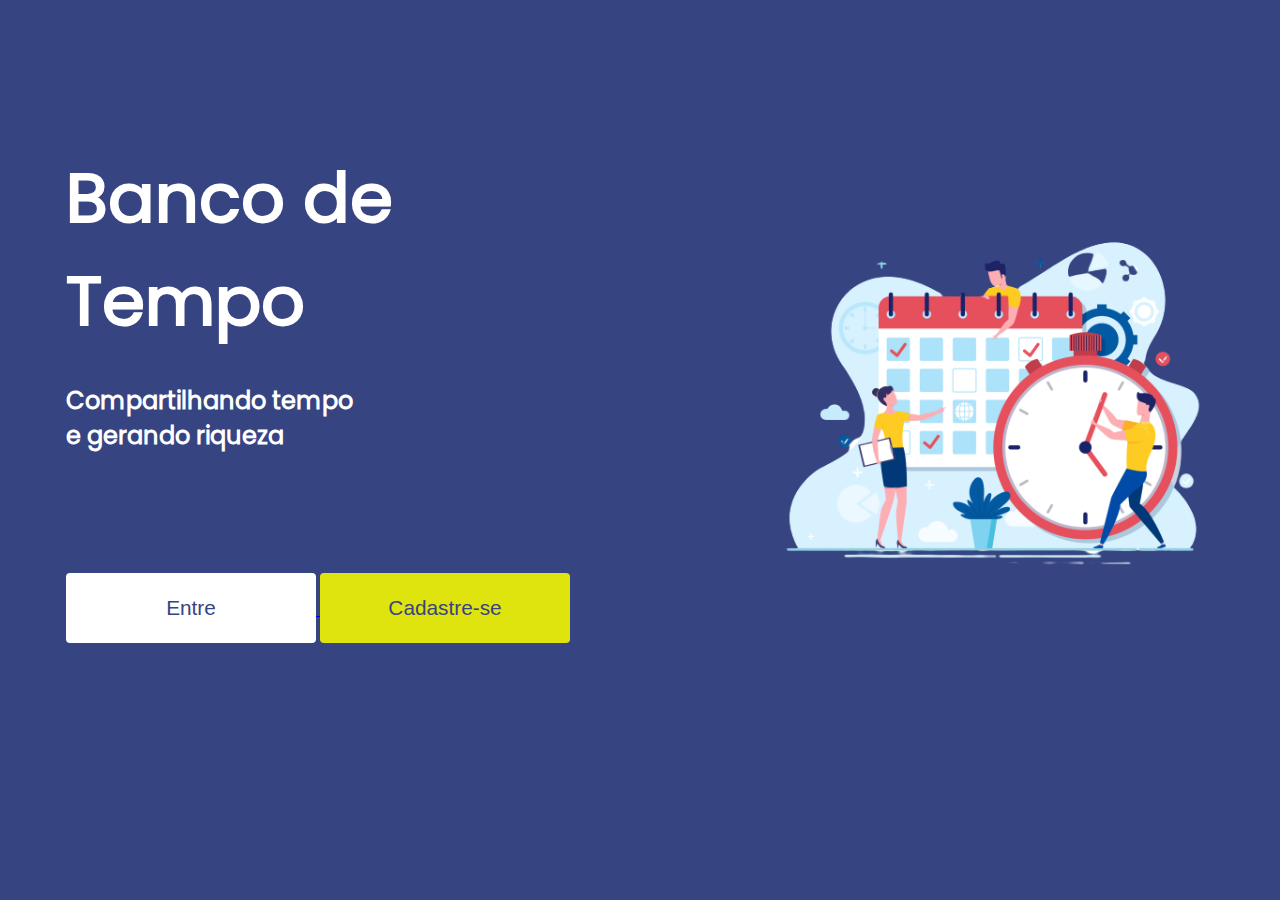
<file: index.html>
<!DOCTYPE html>
<html lang="en">
<head>
    <meta charset="UTF-8">
    <meta name="viewport" content="width=device-width, initial-scale=1.0">
    <link rel="stylesheet" href="styles/style.css">
    <link rel="stylesheet" href="styles/landing.css">
    <link rel="stylesheet" href="styles/media.css">

    <title>Banco de tempo</title>
</head>
<body>
    <div id="landing">
        <div class="side-container container-info">
            <div class="titles">
                <h1 class="title">Banco de Tempo</h1>
                <h2 class="sub-title">Compartilhando tempo e gerando riqueza</h2>
            </div>

            <div class="button-group-inline">
                <a href="login.html">
                    <button class="btn primary">Entre</button>
                </a>
                <a href="cadastro.html">
                    <button class="btn secondary">Cadastre-se</button>
                </a>
                
            </div>
        </div>
        <div class="side-container container-img sm-hide">
            <img src="img/calendario.png" alt="montagem calendario">
        </div>
    </div>
</body>
</html>
</file>
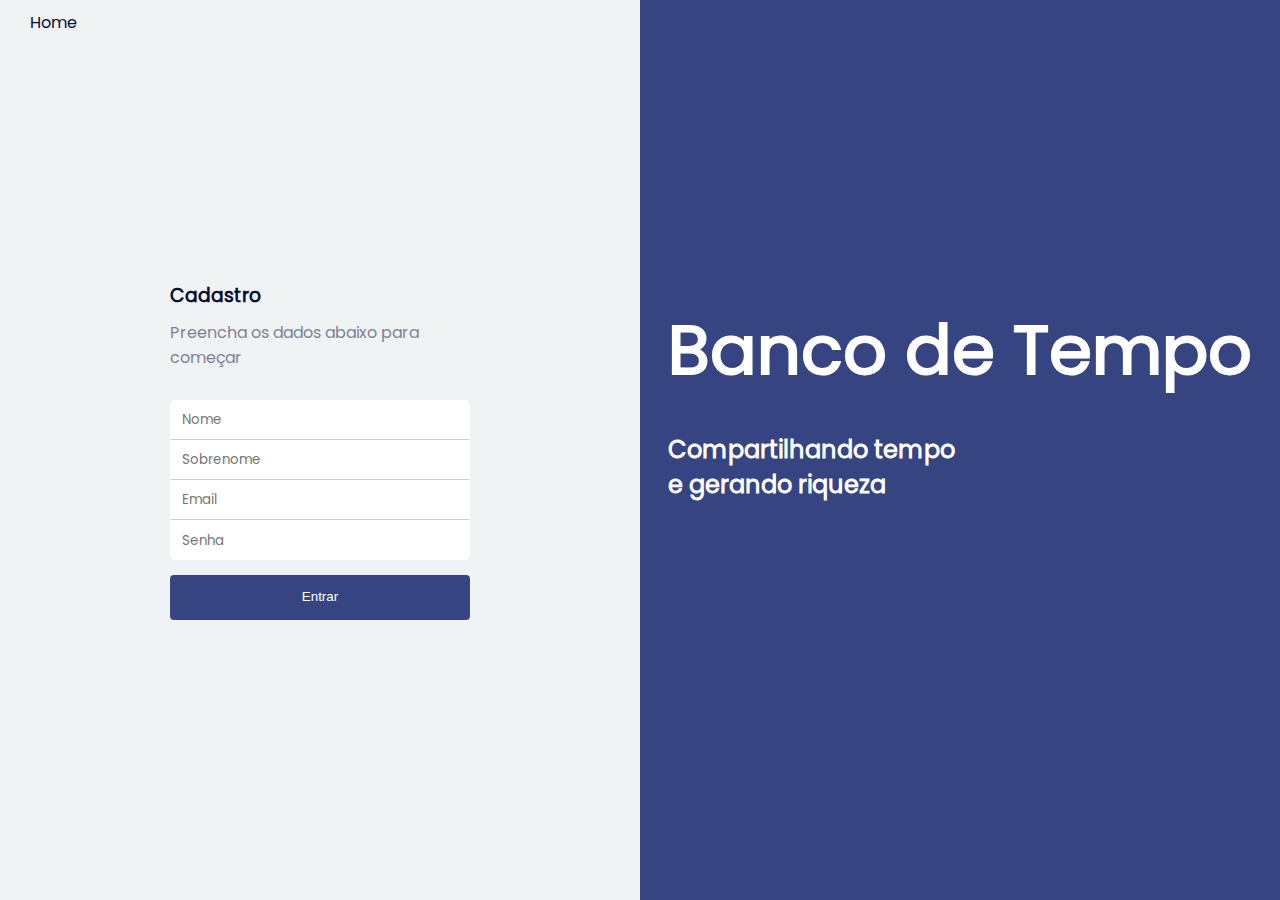
<file: cadastro.html>
<!DOCTYPE html>
<html lang="en">
<head>
    <meta charset="UTF-8">
    <meta name="viewport" content="width=device-width, initial-scale=1.0">
    <link rel="stylesheet" href="styles/style.css">
    <link rel="stylesheet" href="styles/cadastro.css">
    <link rel="stylesheet" href="styles/form-comp.css">
    <link rel="stylesheet" href="styles/media.css">
    <title>Cadastro</title>
</head>
<body>
    <main>
        <a id="home" class="link" href="index.html">Home</a>

        <div class="side-container bg-gray">
            <div class="container-cadastro">
                <h3 class="cadastro-title">Cadastro</h3>
                <p class="legend">Preencha os dados abaixo para começar</p>
                <form action="" class="cadastro">
                    <div class="input-group">
                        <input placeholder="Nome" type="text" class="input">
                        <input placeholder="Sobrenome" type="text" class="input">
                        <input placeholder="Email" type="text" class="input">
                        <input placeholder="Senha" type="password" class="input">
                    </div>
                    
                </form>
                <a href="login.html">
                    <button class="btn primary-light">Entrar</button>
                </a>
                <!-- Lorem ipsum dolor sit amet consectetur adipisicing elit. Rem nostrum odit libero illo deserunt voluptatum perspiciatis dignissimos tempore, assumenda eum atque, ad voluptatem quo ab? Est minima vitae accusamus deleniti? -->
            </div>
            
        </div>

        <div class="side-container bg-primary sm-hide">
            <div class="titles">
                <h1 class="title">Banco de Tempo</h1>
                <h2 class="sub-title">Compartilhando tempo e gerando riqueza</h2>
            </div>
        </div>
    </main>
</body>
</html>
</file>
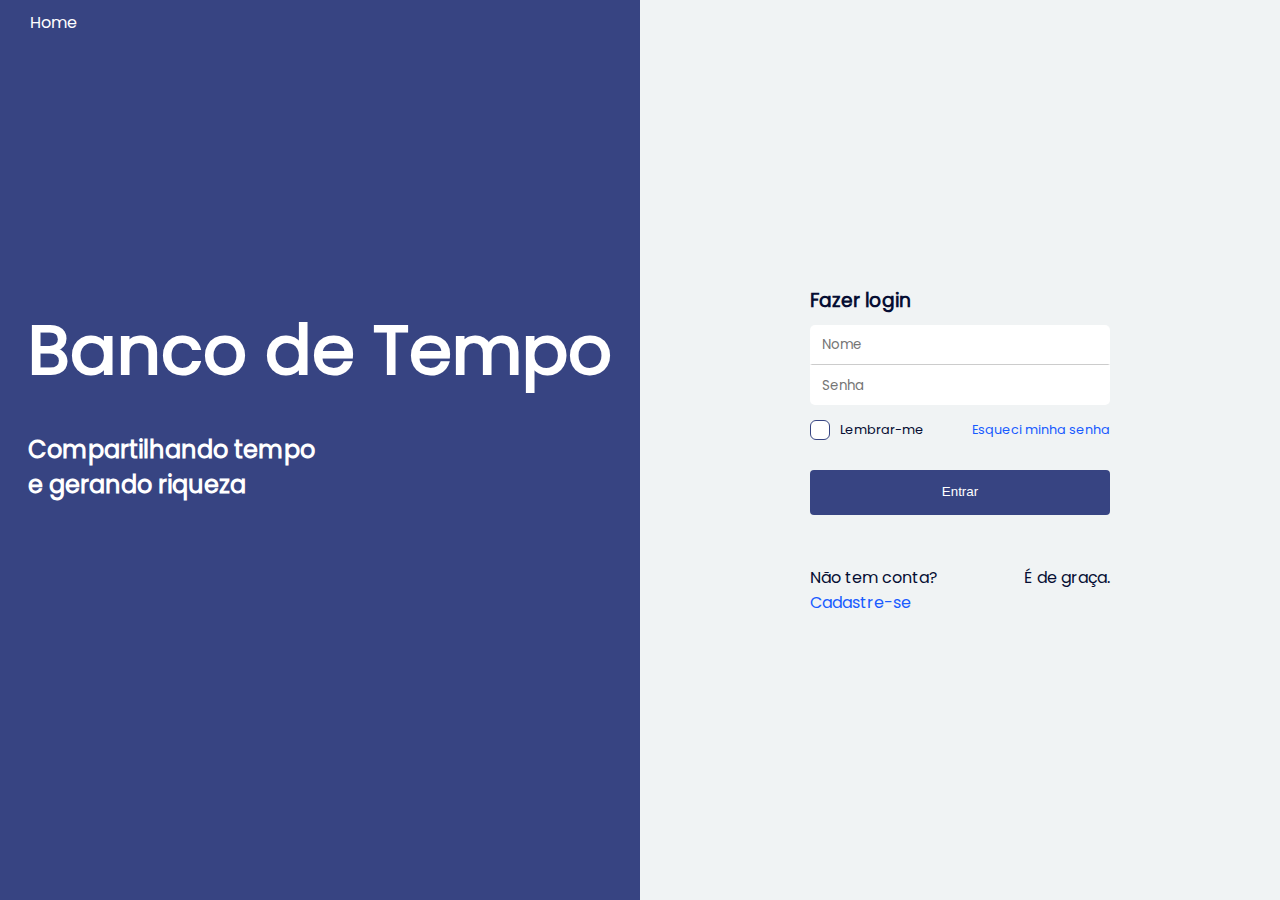
<file: login.html>
<!DOCTYPE html>
<html lang="en">
<head>
    <meta charset="UTF-8">
    <meta name="viewport" content="width=device-width, initial-scale=1.0">
    <link rel="stylesheet" href="styles/style.css">
    <link rel="stylesheet" href="styles/login.css">
    <link rel="stylesheet" href="styles/form-comp.css">
    <link rel="stylesheet" href="styles/media.css">
    <title>Login</title>
</head>
<body>
    <main>
        <a id="home" href="index.html">Home</a>
        <div class="side-container bg-primary sm-hide">
            <div class="titles">
                <h1 class="title">Banco de Tempo</h1>
                <h2 class="sub-title">Compartilhando tempo e gerando riqueza</h2>
            </div>
        </div>

        <div class="side-container bg-gray">
            <div class="container-login">
                <h3 class="login-title">Fazer login</h3>
                <form action="" class="login">
                    <div class="input-group">
                        <input placeholder="Nome" type="text" class="input">
                        <input placeholder="Senha" type="password" class="input">
                    </div>
                    <div class="remember">
                        <label for="check2" class="label-check">
                            <input type="checkbox" name="" id="check2">
                            <div class="checked">
                                <i class="bx bx-check"></i>
                            </div>
                            Lembrar-me
                        </label>
                        <a href="#" class="link forgot-password">
                            Esqueci minha senha
                        </a>
                    </div>
                    <!-- <button class="btn primary-light">Entrar</button> -->
                </form>
                <a href="index.html">
                    <button class="btn primary-light">Entrar</button>
                </a>
                <div class="register">
                    <div class="left">
                        <p>Não tem conta?</p>
                        <a href="cadastro.html" class="link">Cadastre-se</a>
                    </div>
                    <div class="right">
                        É de graça.
                    </div>
                </div>
                <!-- Lorem ipsum dolor sit amet consectetur adipisicing elit. Rem nostrum odit libero illo deserunt voluptatum perspiciatis dignissimos tempore, assumenda eum atque, ad voluptatem quo ab? Est minima vitae accusamus deleniti? -->
            </div>
            
        </div>
    </main>
</body>
</html>
</file>
<file: styles/style.css>
*{
    margin: 0;
    padding: 0;
    box-sizing: border-box;
    /* font-size: 60%; */
}

:root{
    --bg-primary: #374482;
    /* --bg-primary: #FFA500; */

    --bg-secondary: #dfe30e;
    /* --bg-secondary: #cc761f; */
    
    --text-secondary-button: #374482;
    
    --text-color: #060e33;
    
    --text-white: #fff;
}

@font-face{
    font-family: poppins;
    src: url(../Poppins/Poppins-Regular.ttf);
}

html{
    font-family:  poppins, sans-serif;
}

.bg-primary{
    background-color: var(--bg-primary);
}

.bg-gray{
    background-color:  rgb(240, 243, 244);    
    /* background-color:  rgb(250, 252, 252);     */
}

.title{
    font-size: clamp(3.5rem, 3.5rem + 1vw, 4.5rem);
    color: #fff;
    margin-bottom: 30px;
}   

.sub-title{
    width: 300px;
    font-size: clamp(1rem, 1rem + 1vw, 1.5rem);
    color: #fff;
    margin-bottom: 100px;
    
}

.primary{
    background-color: #fff;
    color: var(--bg-primary);
}

.primary-light{
    background-color: var(--bg-primary);
    color: var(--text-white);
}

.secondary{
    background-color: var(--bg-secondary);
    color: var(--text-secondary-button);
}

#home{
    text-decoration: none;
    position: absolute;
    z-index: 10;
    top: 10px;
    left: 30px;
}

#home::after{
    background: none;
}

.link{
    text-decoration: none;
    display: block;
    position: relative;
    color: rgb(25,91,255);
    transition: all .25s ease;
}

.link::after{
    content: '';
    left: 50%;
    position: absolute;
    transform: translate(-50%);
    background: rgb(25,91,255);
    width: 0px;
    transition: all .25 ease;
    height: 1px;
    bottom: -.7px;
}

.link:hover::after{
    width: 100%;
}
</file>
<file: styles/landing.css>
body{
    background-color: var(--bg-primary);
}


#landing{
    width: 100vw;
    min-height: 90vh;
    display: flex;
    justify-content: center;
}

.header{
    height: 10vh;
    width: 90%;
    margin: auto;
    display: flex;
    align-items: center;
    justify-content: space-between;
    
}

.side-container{
    width: 50%;
    padding-left: 66px;
    display: flex;
    flex-direction: column;
    align-items: center;
    justify-content: center;
    
}

.container-img img{
    width: 100%;
    height: auto;
}

.titles{
    width: 100%;
}

.button-group-inline{
    width: 100%;
    padding: 20px 0px;
}

.btn{
    width: 45%;
    max-width: 250px;
    height: 70px;
    font-size: clamp(.9rem, .9rem + 1vw, 1.3rem);
    border: 1px solid transparent;
    padding: 0.375rem 0.75rem;
    line-height: 1.5;
    border-radius: 0.25rem;
    cursor: pointer;
    text-decoration: none;
}

/* a.btn{
    text-decoration: none;
    height: 400px;
} */

/* .primary{
    background-color: #fff;
    color: #374482;
}

.secondary{
    background-color: #dfe30e;
    color: #374482;
} */
</file>
<file: styles/media.css>
@media screen and (max-width: 800px){
    .side-container{
        width: 100vw;
        padding: 10px;
    }
    .sm-hide{
        display: none;
    }
    .button-group-inline{
        height: 200px;
        display: flex;
        align-items: center;
        justify-content: space-around;
        flex-direction: column;
    }

    a{
        width: 100%;
    }

    .remember a.link{
        width: 40%;
    }
}
</file>
<file: styles/cadastro.css>
main{
    width: 100vw;
    min-height: 100vh;
    display: flex;
    justify-content: center;
    color: var(--text-color);
    /* color: red; */
}

#home{
    color: var(--primary-color);
}



.side-container{
    width: 50%;
    padding: 2%;
    display: flex;
    flex-direction: column;
    align-items: center;
    justify-content: center;
    
}

.container-cadastro{
    /* background-color: red; */
    min-width: 300px;
    width: 50%;
}

.cadastro-title{
    color: #060e33;
    margin-bottom: 10px;
}

.legend{
    opacity: 0.5;
    margin-bottom: 30px;
}

.cadastro{
    width: 100%;
}
</file>
<file: styles/form-comp.css>
.input:first-child{
    border-bottom: solid 0.5px #000;
    border-bottom-color: #ccc;
    border-radius: 5px 5px 0 0;
}

.input:last-child{
    border-radius:  0 0 5px 5px;
    border-bottom: none;
}

.input-group{
    margin-bottom: 15px;
}

.input{
    width: 100%;
    height: 40px;
    padding: 10px;
    border: 2px solid transparent;
    background: #fff;
    outline: none;
    font-family: poppins, sans-serif;
    transition: all .25s ease;
    border-bottom: solid 0.5px #000;
    border-bottom-color: #ccc;
}


.input:focus{
    border: 2px solid rgb(25,91, 255);
}

.remember{
    display: flex;
    align-items: center;
    justify-content: space-between;
    font-size: clamp(.5rem, .5rem + 1vw, .8rem);
    margin-bottom: 30px;
}



.label-check{
    display: flex;
    align-items: center;
    justify-content: center;
    position: relative;
    user-select: none;
    cursor: pointer;
}

.label-check input{
    opacity: 0;
    position: absolute;
}

.checked{
    width: 20px;
    height: 20px;
    display: flex;
    align-items: center;
    justify-content: center;
    border-radius: 6px;
    border: solid 1px #374482;
    background: #fff;
    transition: all .25 ease;
    margin-right: 10px;
    box-shadow: 0px 0px 0px 0px rgb(55, 68, 130, .45);
}

.checked i{
    opacity: 0;
    transform: scale(.4);
    transition: all .25s ease;
    color: #fff;
}

.label-check input:checked ~ .checked{
    background: rgb(55, 68, 130);
    box-shadow: 0px 5px 10px 0px rgb(55, 68, 130, .45);
    transform: translate(0, -4px);
}

.label-check input:checked ~ .checked i{
    opacity: 1;
    transform: scale(1);
}






.btn{
    width: 100%;
    height: 45px;
    border: 1px solid transparent;
    padding: 0.375rem 0.75rem;
    line-height: 1.5;
    border-radius: 0.25rem;
    cursor: pointer;
}
</file>
<file: styles/login.css>
main{
    width: 100vw;
    min-height: 100vh;
    display: flex;
    justify-content: center;
    color: var(--text-color);
    /* color: red; */
}

#home{
    color: #fff;

}

.side-container{
    width: 50%;
    padding: 2%;
    display: flex;
    flex-direction: column;
    align-items: center;
    justify-content: center;
    
}

.container-login{
    /* background-color: red; */
    min-width: 300px;
    width: 50%;
}

.login-title{
    color: #060e33;
    margin-bottom: 10px;
}

.login{
    width: 100%;
    /* margin-bottom: 50px; */
}


.remember{
    width: 100%;
    display: flex;
    align-items: center;
    justify-content: space-between;
    font-size: clamp(.5rem, .5rem + 1vw, .8rem);
    margin-bottom: 30px;
}

.register{
    min-width: 300px;
    display: flex;
    justify-content: space-between;
    position: relative;
    margin-top: 50px;
    
}
</file>
